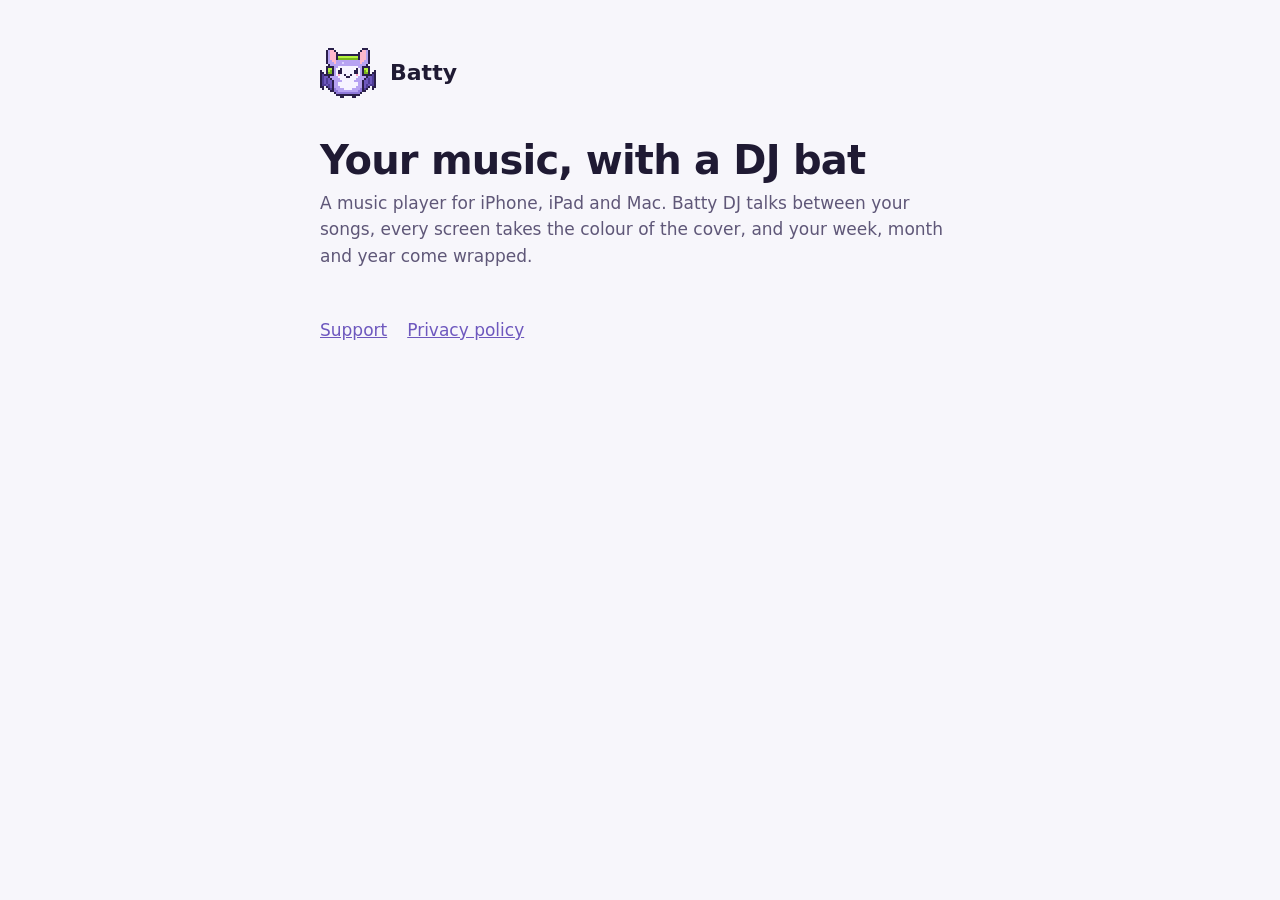
<file: index.html>
<!doctype html>
<html lang="en">
<head>
<meta charset="utf-8">
<meta name="viewport" content="width=device-width, initial-scale=1">
<title>Batty</title>
<meta name="description" content="Batty, a music player with a pixel-art bat as your DJ">
<link rel="icon" href="batty.svg">
<link rel="stylesheet" href="style.css">
</head>
<body>
<main>
<header><img src="batty.svg" alt=""><span translate="no" style="font-weight:800;font-size:22px">Batty</span></header>
<h1>Your music, with a DJ bat</h1>
<p class="meta">A music player for iPhone, iPad and Mac. Batty DJ talks between your songs, every screen takes the colour of the cover, and your week, month and year come wrapped.</p>
<nav><a href="support.html">Support</a><a href="privacy.html">Privacy policy</a></nav>
</main>
</body>
</html>
</file>
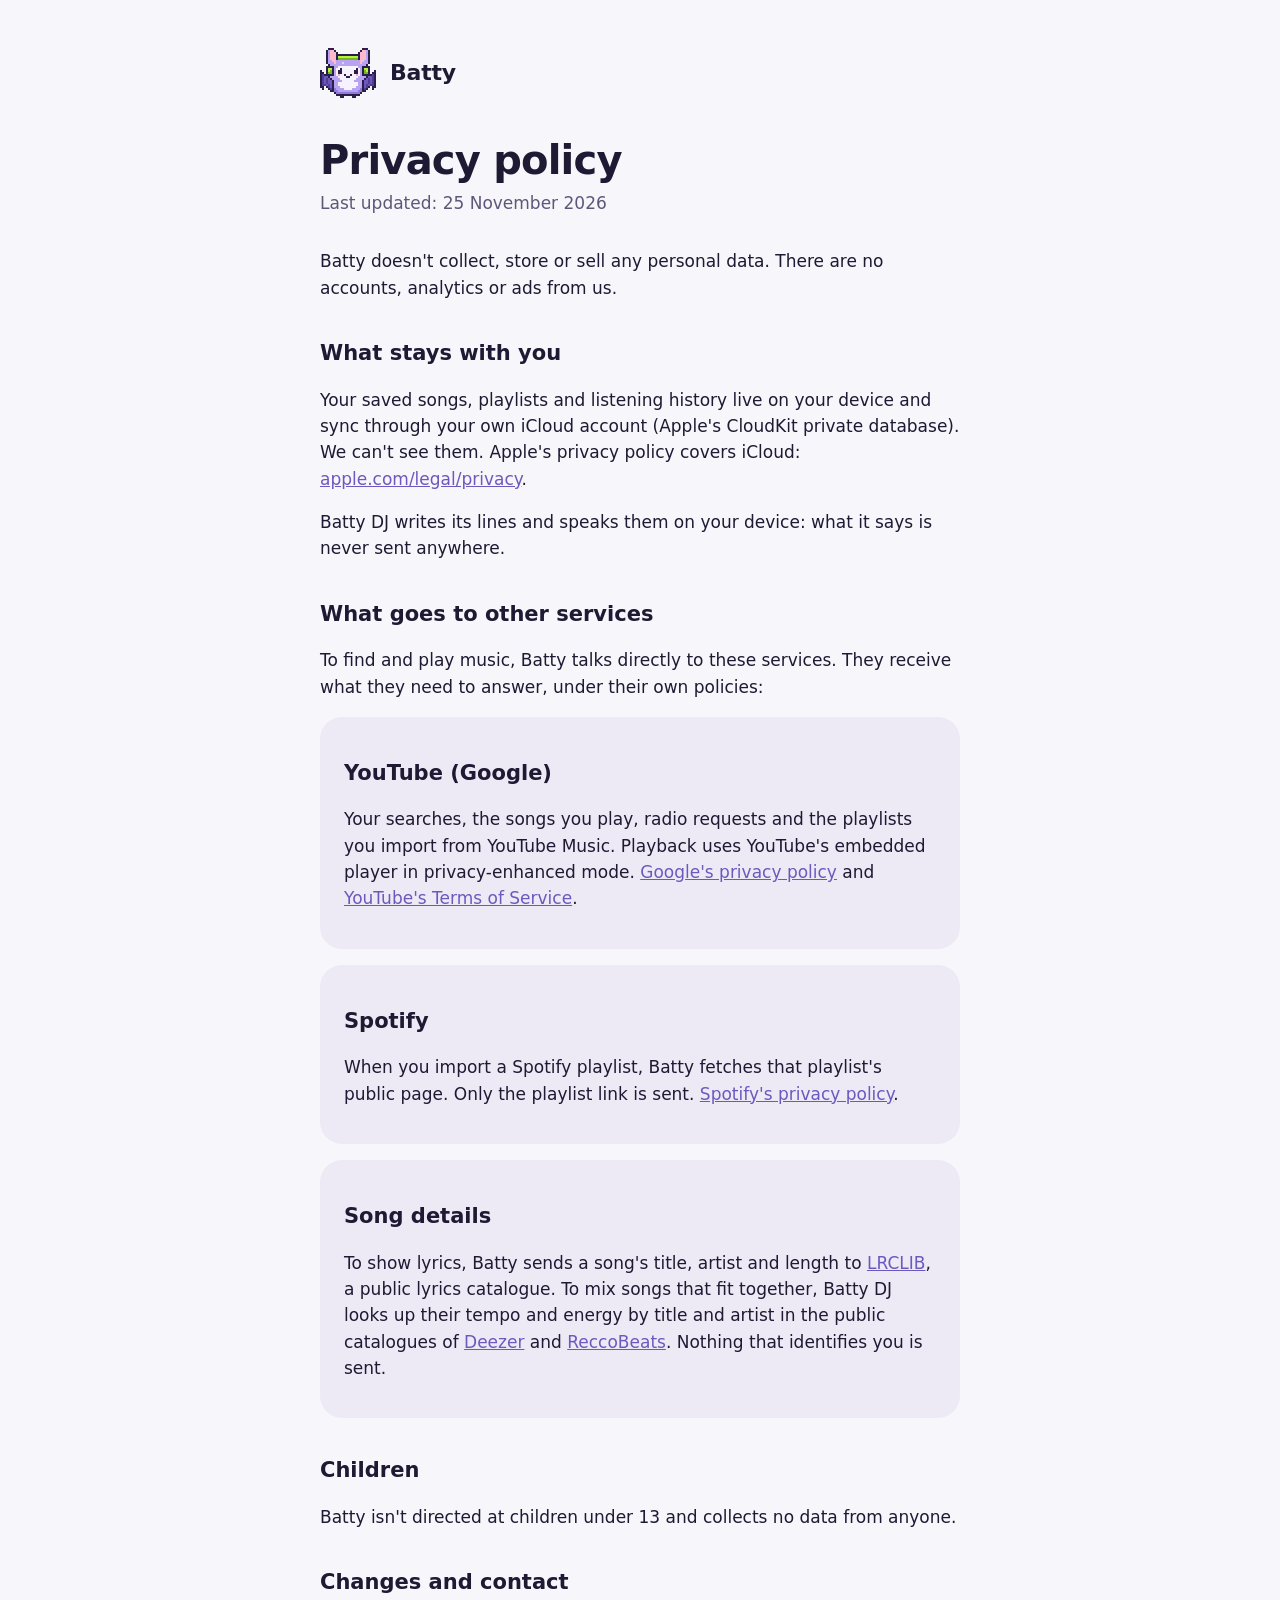
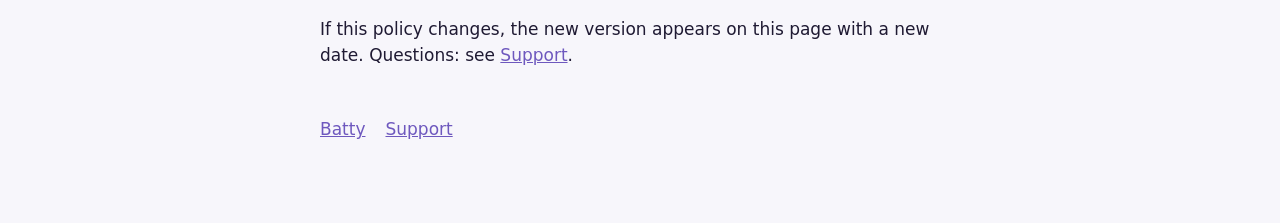
<file: privacy.html>
<!doctype html>
<html lang="en">
<head>
<meta charset="utf-8">
<meta name="viewport" content="width=device-width, initial-scale=1">
<title>Batty Privacy Policy</title>
<link rel="icon" href="batty.svg">
<link rel="stylesheet" href="style.css">
</head>
<body>
<main>
<header><img src="batty.svg" alt=""><a href="./" translate="no">Batty</a></header>
<h1>Privacy policy</h1>
<p class="meta">Last updated: 25 November 2026</p>

<p>Batty doesn't collect, store or sell any personal data. There are no accounts, analytics or ads from us.</p>

<h2>What stays with you</h2>
<p>Your saved songs, playlists and listening history live on your device and sync through your own iCloud account (Apple's CloudKit private database). We can't see them. Apple's privacy policy covers iCloud: <a href="https://www.apple.com/legal/privacy/">apple.com/legal/privacy</a>.</p>
<p>Batty DJ writes its lines and speaks them on your device: what it says is never sent anywhere.</p>

<h2>What goes to other services</h2>
<p>To find and play music, Batty talks directly to these services. They receive what they need to answer, under their own policies:</p>
<section>
<h2>YouTube (Google)</h2>
<p>Your searches, the songs you play, radio requests and the playlists you import from YouTube Music. Playback uses YouTube's embedded player in privacy-enhanced mode. <a href="https://policies.google.com/privacy">Google's privacy policy</a> and <a href="https://www.youtube.com/t/terms">YouTube's Terms of Service</a>.</p>
</section>
<section>
<h2>Spotify</h2>
<p>When you import a Spotify playlist, Batty fetches that playlist's public page. Only the playlist link is sent. <a href="https://www.spotify.com/legal/privacy-policy/">Spotify's privacy policy</a>.</p>
</section>
<section>
<h2>Song details</h2>
<p>To show lyrics, Batty sends a song's title, artist and length to <a href="https://lrclib.net">LRCLIB</a>, a public lyrics catalogue. To mix songs that fit together, Batty DJ looks up their tempo and energy by title and artist in the public catalogues of <a href="https://www.deezer.com/legal/personal-datas">Deezer</a> and <a href="https://reccobeats.com">ReccoBeats</a>. Nothing that identifies you is sent.</p>
</section>

<h2>Children</h2>
<p>Batty isn't directed at children under 13 and collects no data from anyone.</p>

<h2>Changes and contact</h2>
<p>If this policy changes, the new version appears on this page with a new date. Questions: see <a href="support.html">Support</a>.</p>

<nav><a href="./">Batty</a><a href="support.html">Support</a></nav>
</main>
</body>
</html>
</file>
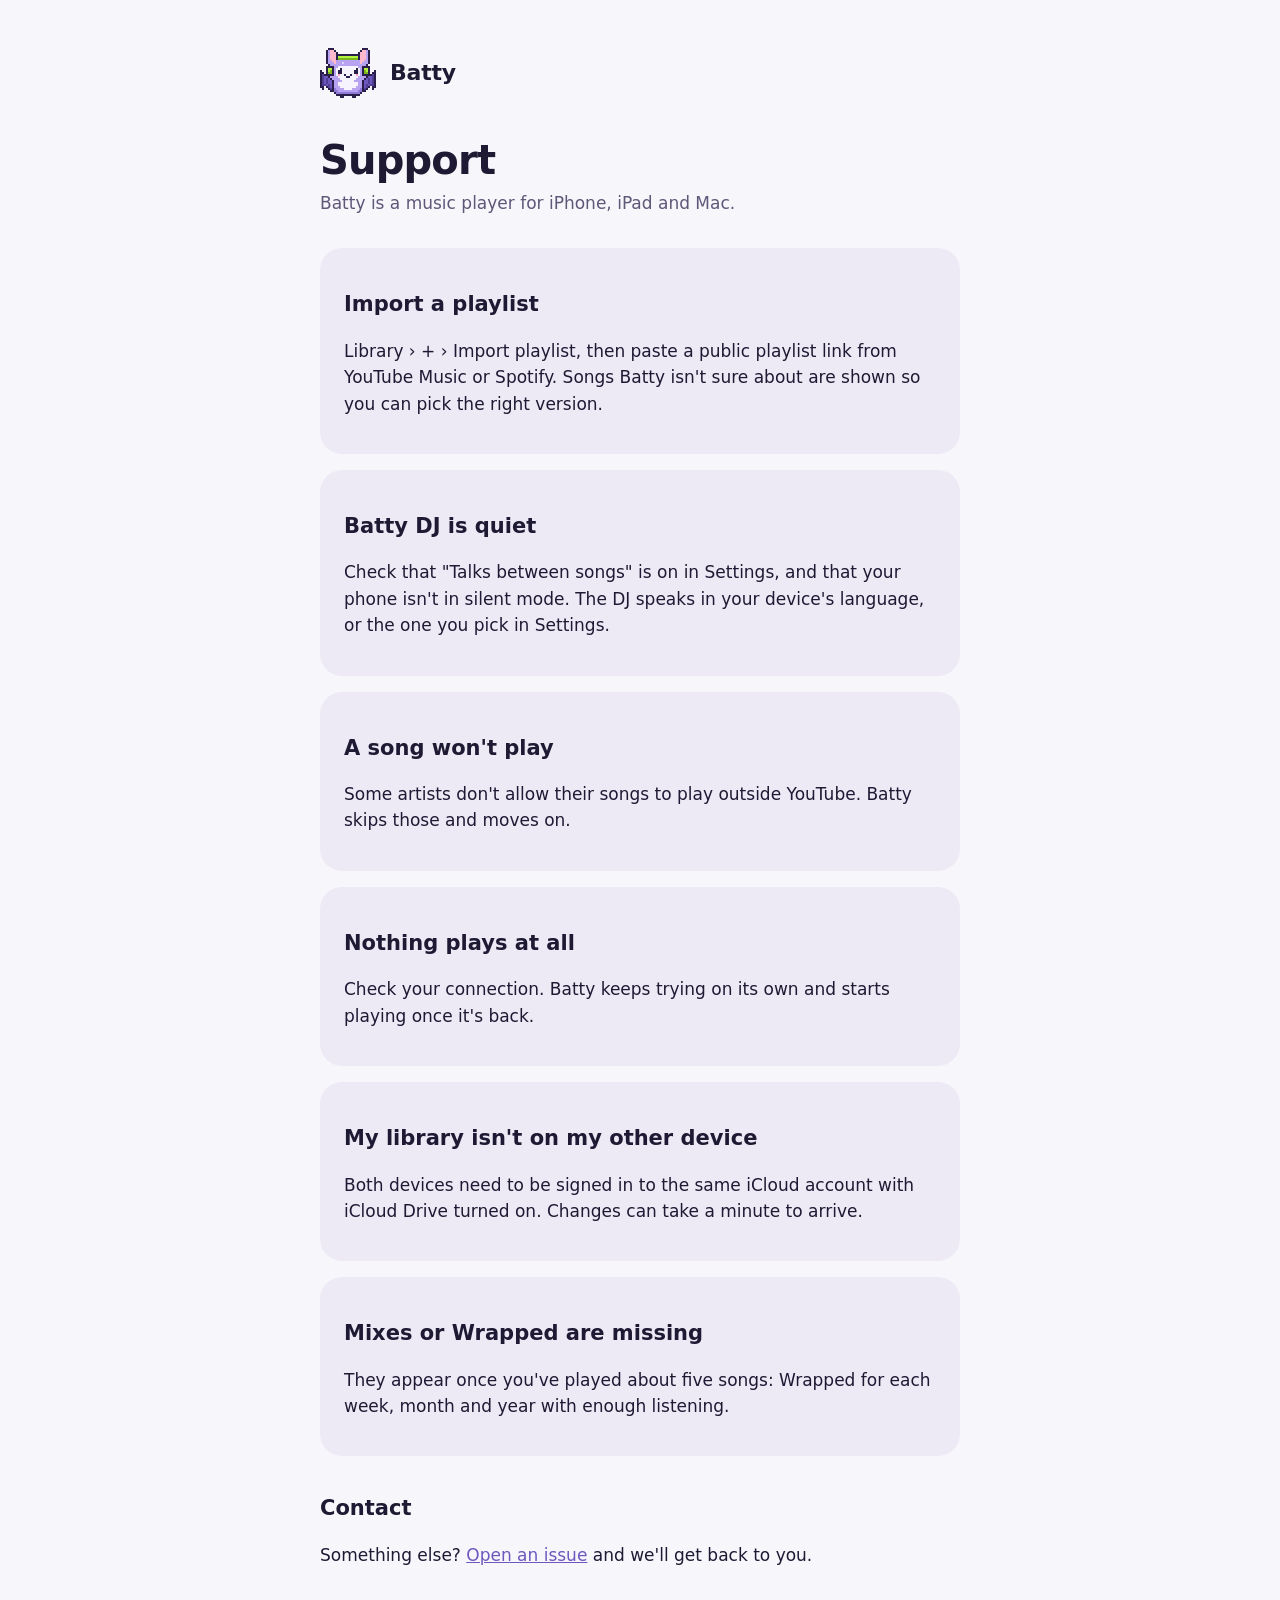
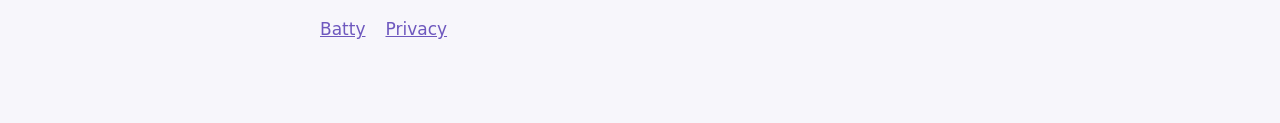
<file: support.html>
<!doctype html>
<html lang="en">
<head>
<meta charset="utf-8">
<meta name="viewport" content="width=device-width, initial-scale=1">
<title>Batty Support</title>
<link rel="icon" href="batty.svg">
<link rel="stylesheet" href="style.css">
</head>
<body>
<main>
<header><img src="batty.svg" alt=""><a href="./" translate="no">Batty</a></header>
<h1>Support</h1>
<p class="meta">Batty is a music player for iPhone, iPad and Mac.</p>

<section>
<h2>Import a playlist</h2>
<p>Library › + › Import playlist, then paste a public playlist link from YouTube Music or Spotify. Songs Batty isn't sure about are shown so you can pick the right version.</p>
</section>
<section>
<h2>Batty DJ is quiet</h2>
<p>Check that "Talks between songs" is on in Settings, and that your phone isn't in silent mode. The DJ speaks in your device's language, or the one you pick in Settings.</p>
</section>
<section>
<h2>A song won't play</h2>
<p>Some artists don't allow their songs to play outside YouTube. Batty skips those and moves on.</p>
</section>
<section>
<h2>Nothing plays at all</h2>
<p>Check your connection. Batty keeps trying on its own and starts playing once it's back.</p>
</section>
<section>
<h2>My library isn't on my other device</h2>
<p>Both devices need to be signed in to the same iCloud account with iCloud Drive turned on. Changes can take a minute to arrive.</p>
</section>
<section>
<h2>Mixes or Wrapped are missing</h2>
<p>They appear once you've played about five songs: Wrapped for each week, month and year with enough listening.</p>
</section>

<h2>Contact</h2>
<p>Something else? <a href="https://github.com/Jsolee/batty-site/issues/new">Open an issue</a> and we'll get back to you.</p>

<nav><a href="./">Batty</a><a href="privacy.html">Privacy</a></nav>
</main>
</body>
</html>
</file>
<file: style.css>
:root {
  --surface: #F7F6FB; --raised: #EDEAF6; --ink: #1F1A33; --muted: #5F5778; --violet: #6E58BE; --lime: #B5F23D;
  color-scheme: light dark;
}
@media (prefers-color-scheme: dark) {
  :root { --surface: #121019; --raised: #1E1A2A; --ink: #F2F0FA; --muted: #A9A2C2; --violet: #B7A3F2; }
}
* { box-sizing: border-box; }
html { -webkit-text-size-adjust: 100%; }
body { margin: 0; background: var(--surface); color: var(--ink); font: 400 17px/1.55 ui-rounded, "SF Pro Rounded", "Nunito", system-ui, sans-serif; }
main { max-width: 680px; margin: 0 auto; padding: 48px 20px 80px; }
header { display: flex; align-items: center; gap: 14px; margin-bottom: 40px; }
header img { width: 56px; height: 50px; image-rendering: pixelated; }
header a { color: inherit; text-decoration: none; font-weight: 800; font-size: 22px; letter-spacing: -0.01em; }
h1 { font-size: 40px; line-height: 1.1; letter-spacing: -0.02em; margin: 0 0 8px; font-weight: 800; }
h2 { font-size: 21px; margin: 36px 0 8px; font-weight: 700; }
.meta { color: var(--muted); margin: 0 0 32px; }
a { color: var(--violet); }
section { background: var(--raised); border-radius: 22px; padding: 4px 24px 20px; margin-top: 16px; }
nav { display: flex; gap: 20px; margin-top: 48px; color: var(--muted); }
:focus-visible { outline: 3px solid var(--ink); outline-offset: 2px; border-radius: 4px; }
</file>
